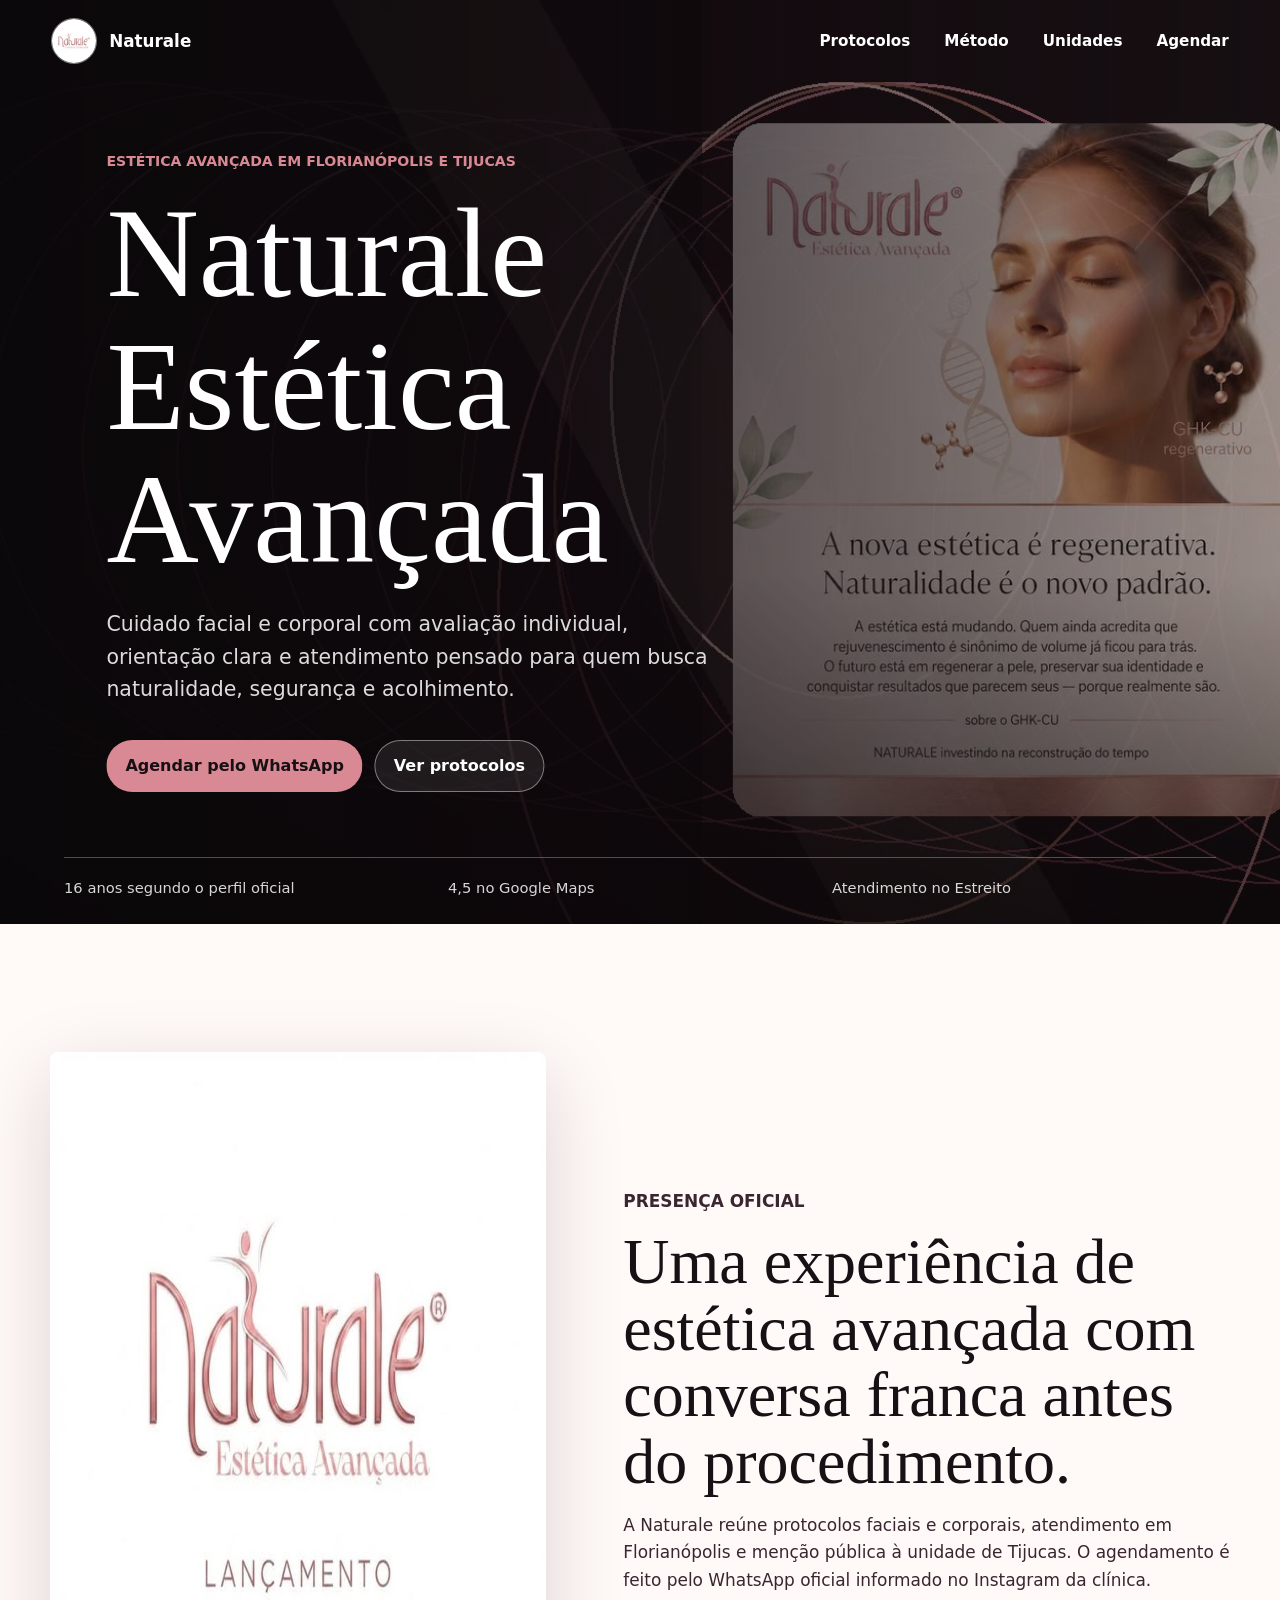
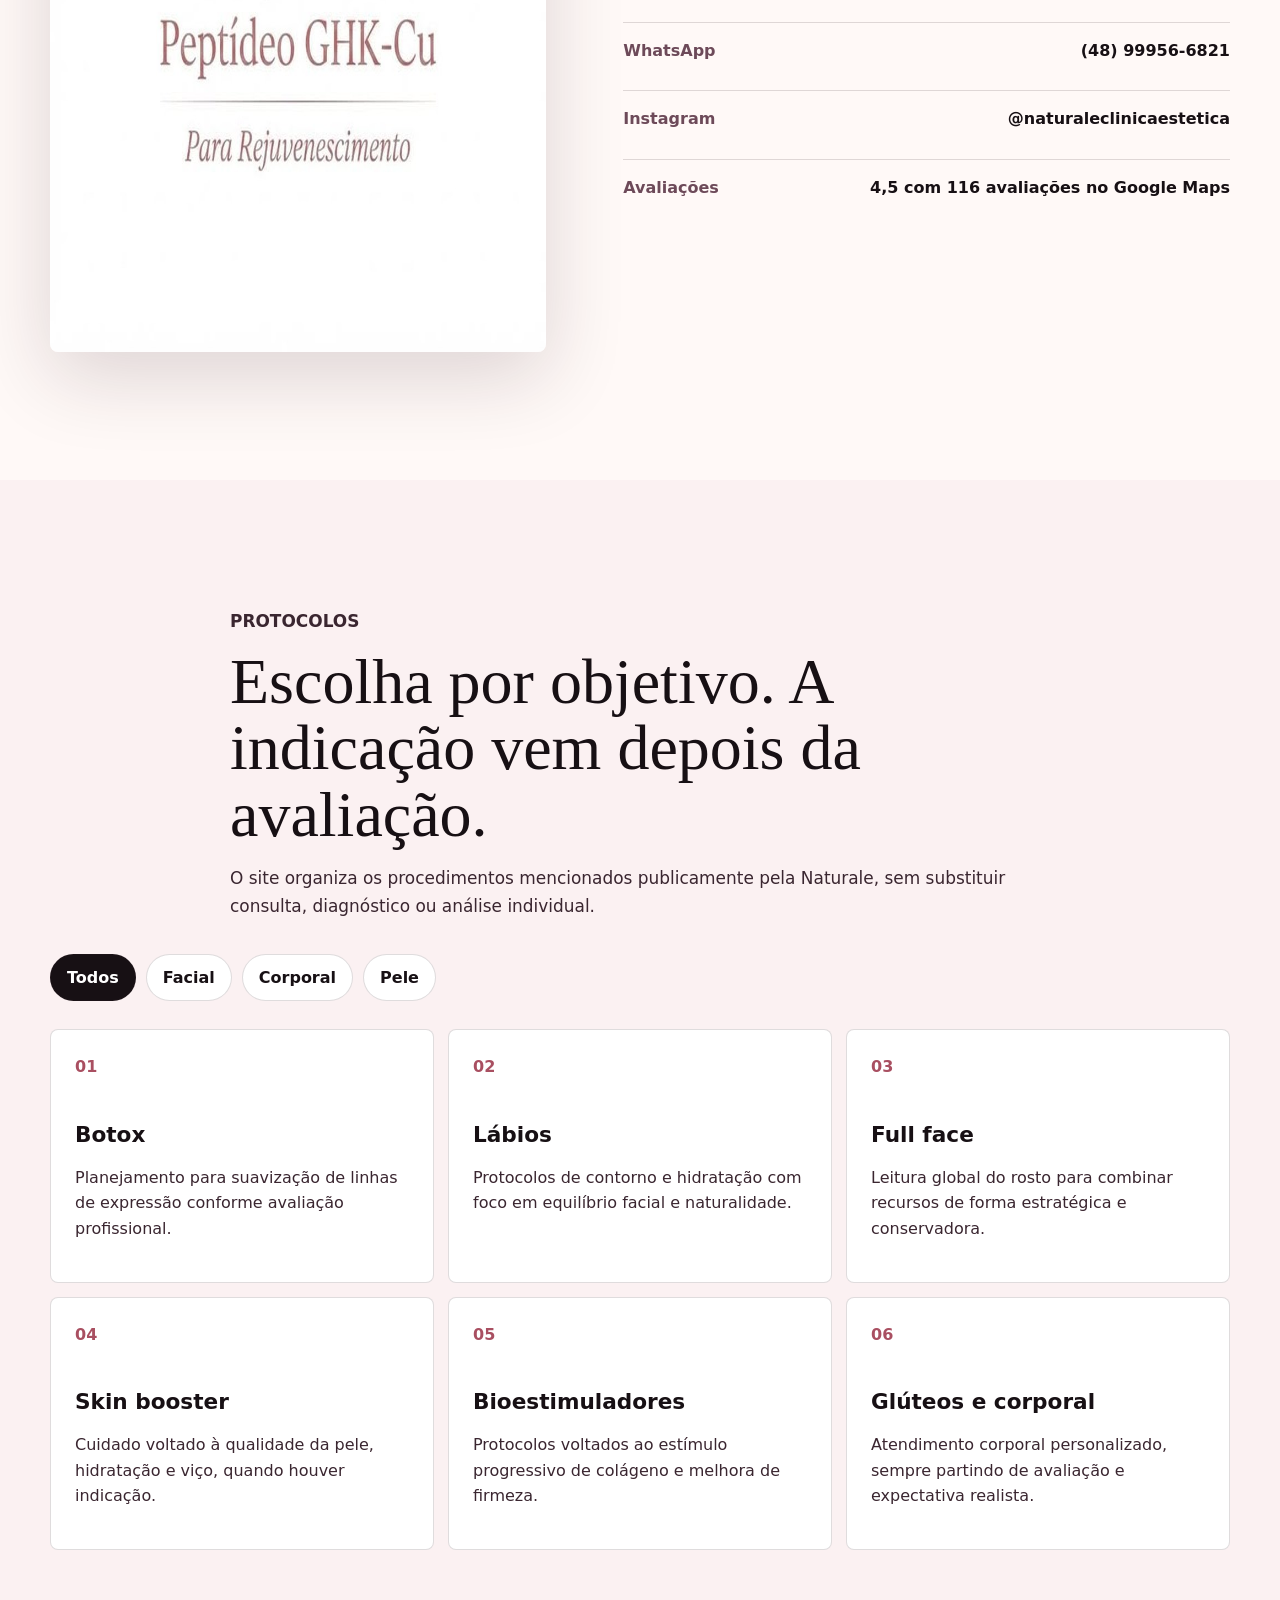
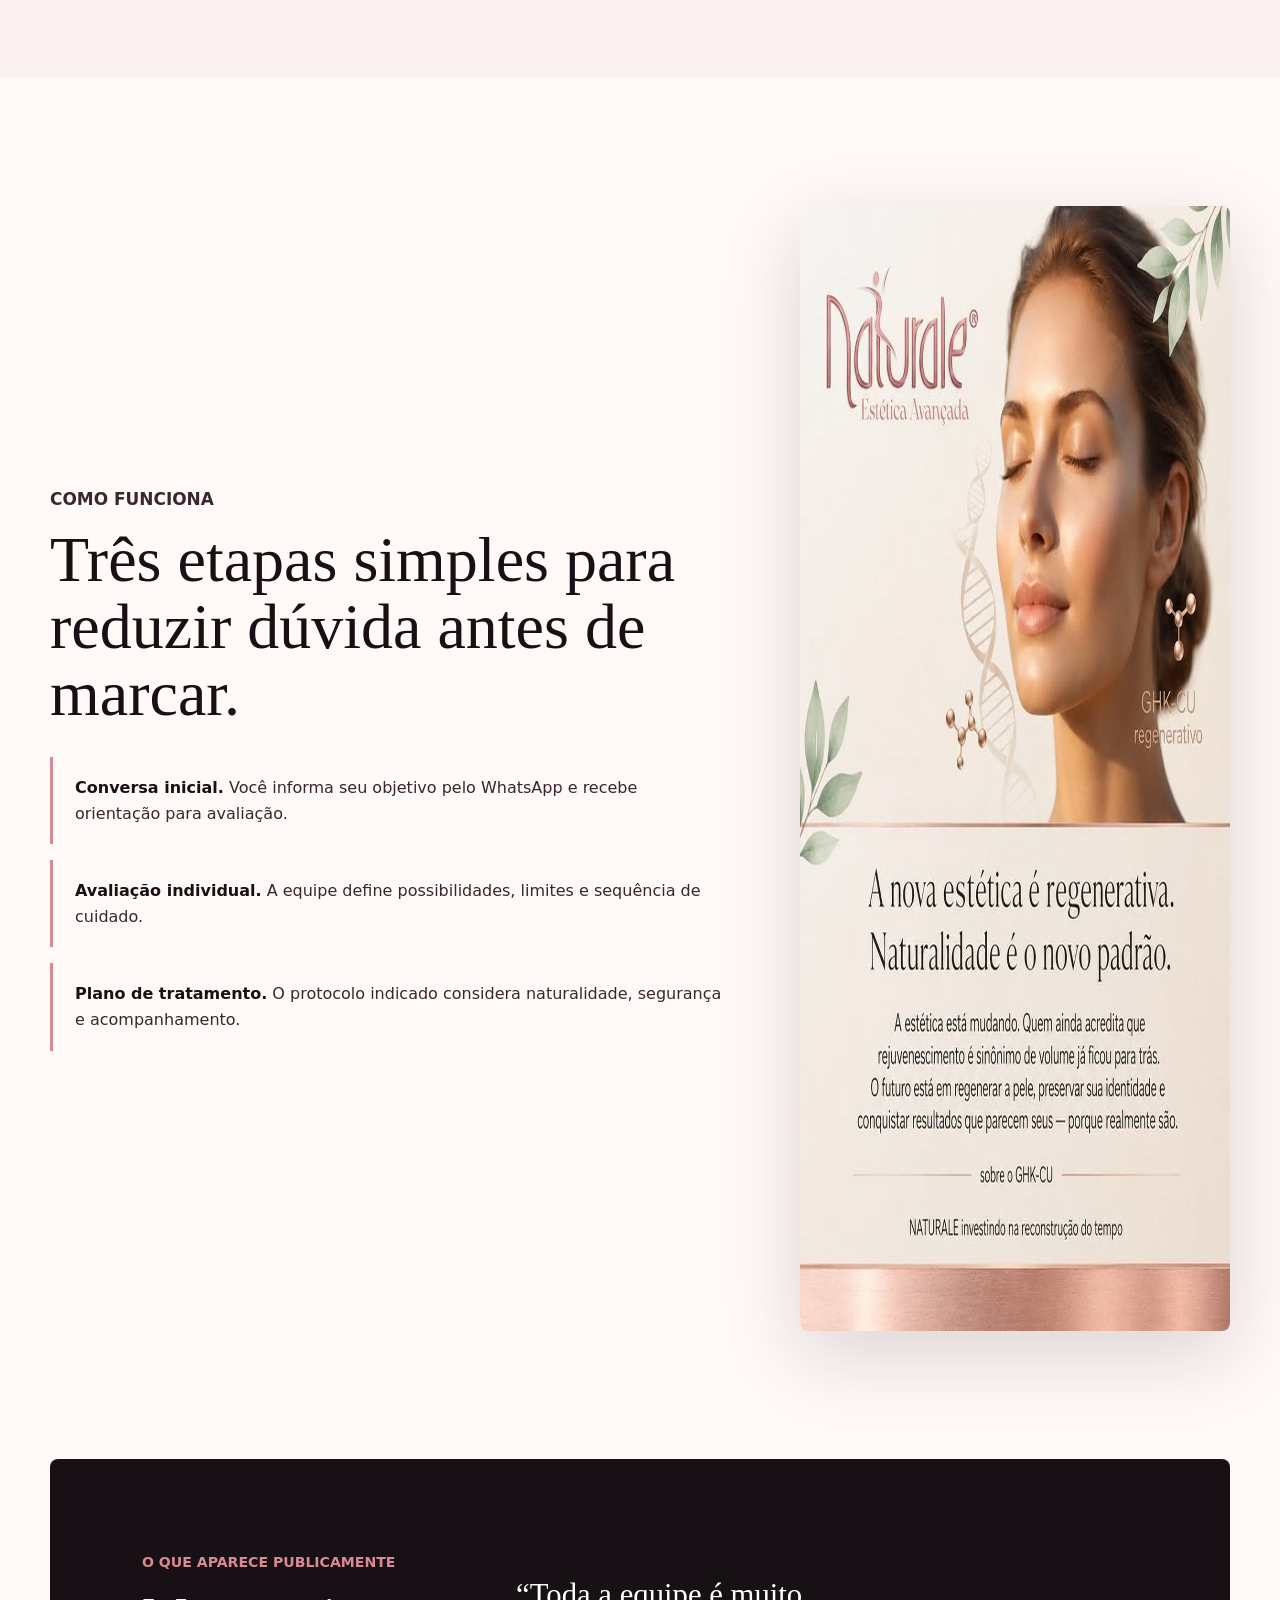
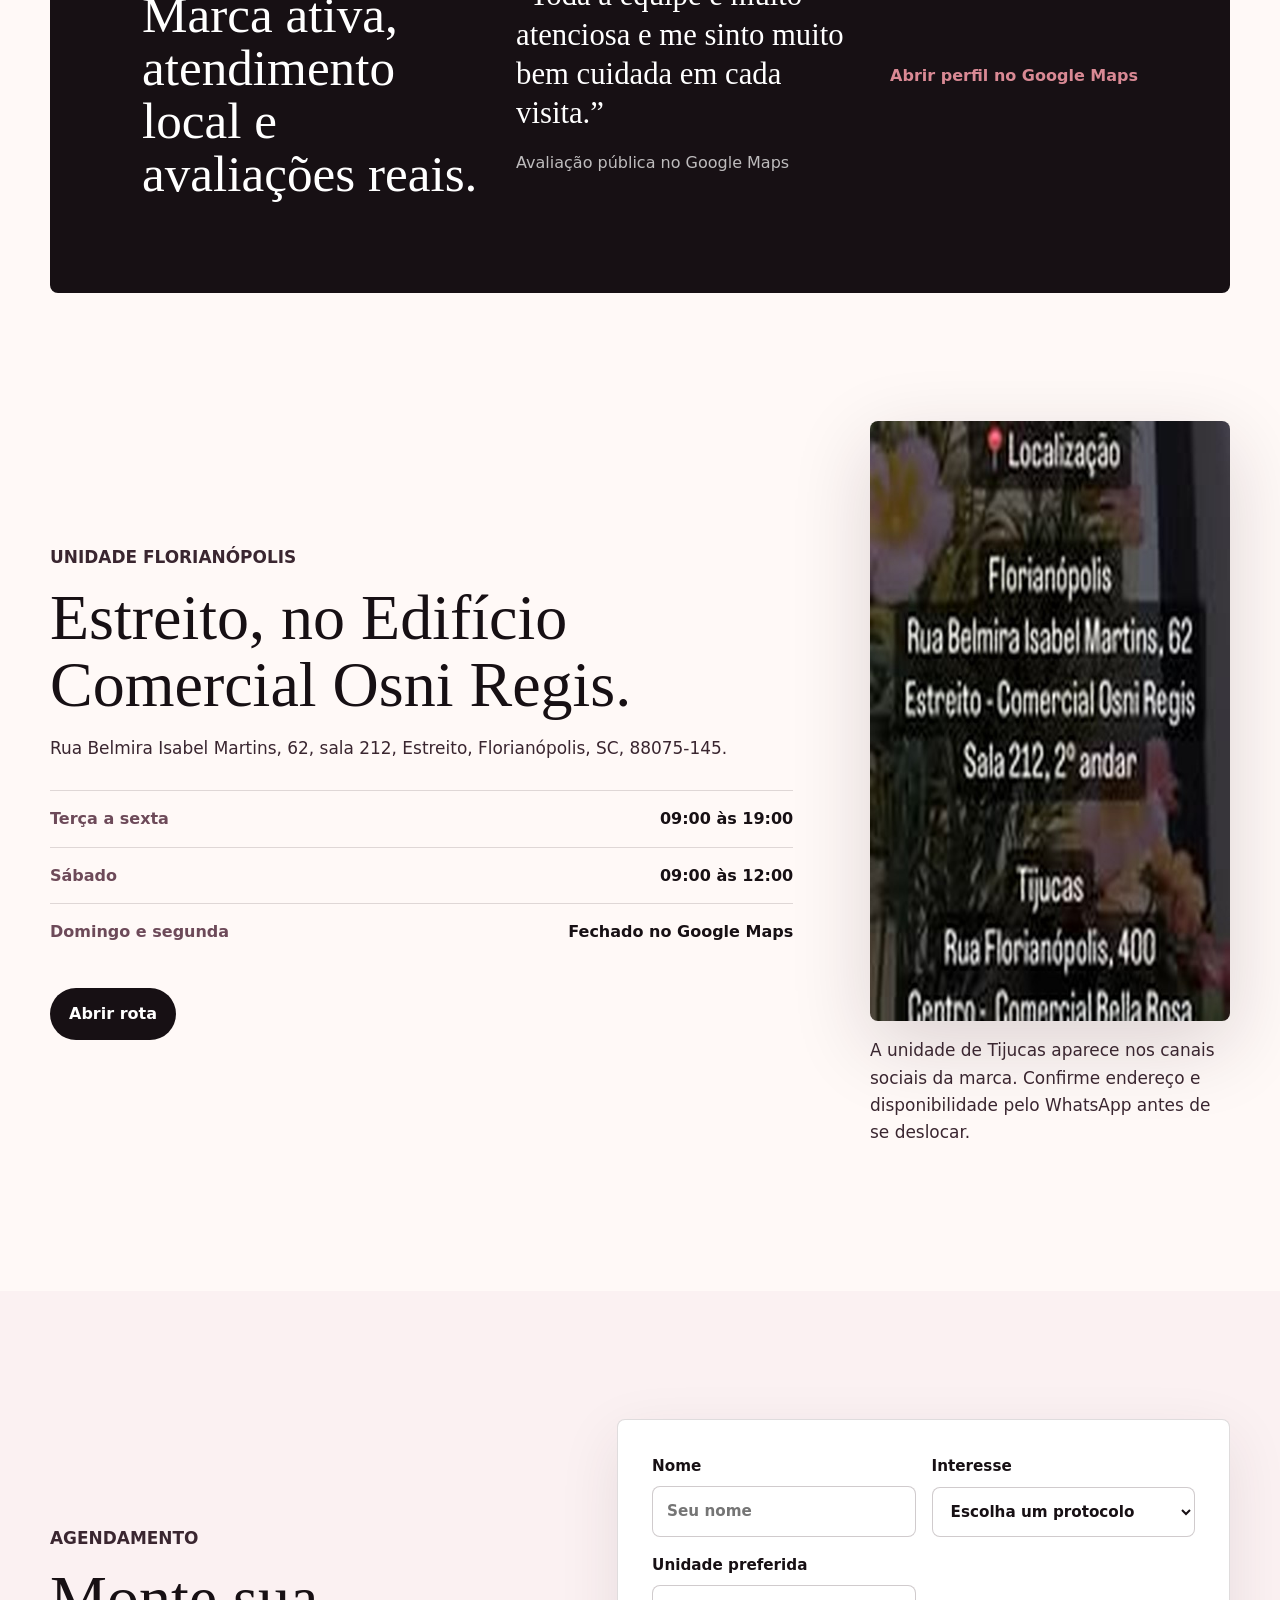
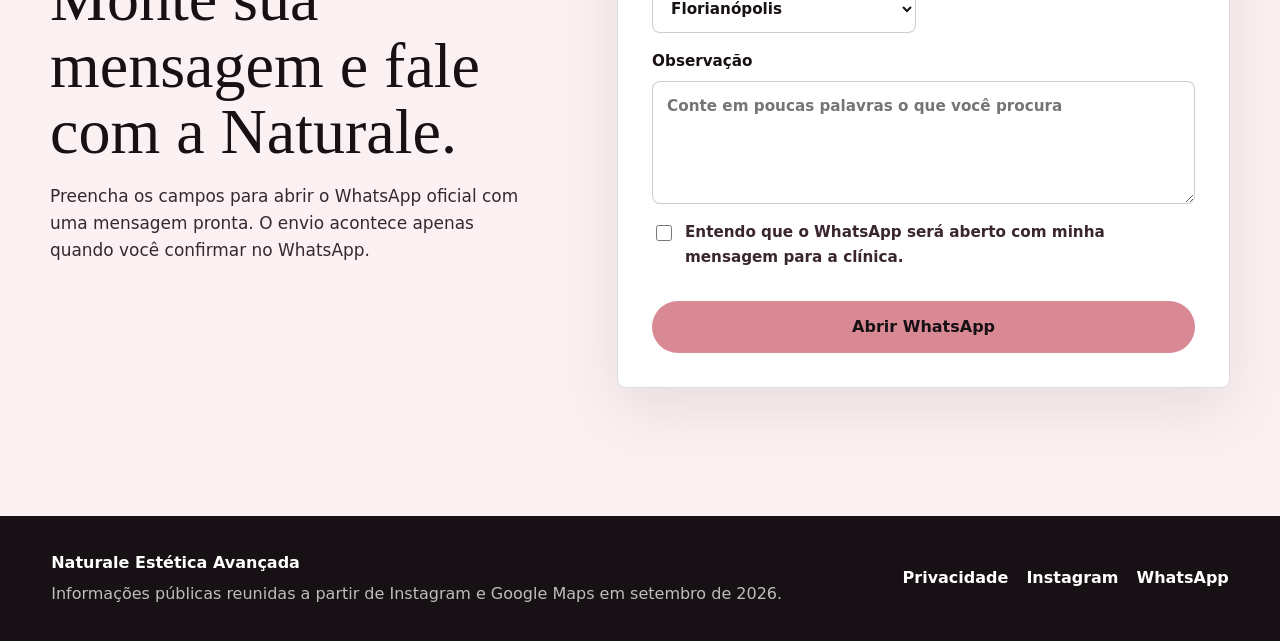
<file: index.html>
<!doctype html>
<html lang="pt-BR">
  <head>
    <meta charset="utf-8">
    <meta name="viewport" content="width=device-width, initial-scale=1">
    <title>Naturale Estética Avançada | Florianópolis e Tijucas</title>
    <meta name="description" content="Naturale Estética Avançada em Florianópolis. Protocolos faciais e corporais com avaliação individual, cuidado responsável e agendamento pelo WhatsApp.">
    <meta name="theme-color" content="#171014">
    <link rel="preload" as="image" href="assets/hero-poster.jpg">
    <link rel="stylesheet" href="assets/style.css">
    <link rel="icon" type="image/svg+xml" href="data:image/svg+xml,%3Csvg xmlns='http://www.w3.org/2000/svg' viewBox='0 0 64 64'%3E%3Crect width='64' height='64' rx='12' fill='%23171014'/%3E%3Cpath d='M18 45V17h8l13 18V17h7v28h-7L25 26v19z' fill='%23e9a8ad'/%3E%3Cpath d='M46 18c-7 2-12 7-14 14 7-2 12-7 14-14z' fill='%23f4d2c3'/%3E%3C/svg%3E">
  </head>
  <body>
    <a class="skip-link" href="#conteudo">Pular para o conteúdo</a>
    <header class="site-header" data-header>
      <a class="brand" href="#inicio" aria-label="Naturale Estética Avançada">
        <img src="assets/brand-logo.jpg" alt="" width="56" height="56">
        <span>Naturale</span>
      </a>
      <button class="menu-button" type="button" data-menu-button aria-expanded="false" aria-controls="menu-principal">
        <span></span><span></span><span></span>
        <span class="sr-only">Abrir menu</span>
      </button>
      <nav id="menu-principal" class="main-nav" data-menu>
        <a href="#protocolos">Protocolos</a>
        <a href="#metodo">Método</a>
        <a href="#unidades">Unidades</a>
        <a href="#agendar">Agendar</a>
      </nav>
    </header>

    <main id="conteudo">
      <section id="inicio" class="hero" aria-label="Naturale Estética Avançada">
        <video class="hero-video" autoplay muted loop playsinline poster="assets/hero-poster.jpg">
          <source src="assets/hero-loop.webm" type="video/webm">
          <source src="assets/hero-loop.mp4" type="video/mp4">
        </video>
        <div class="hero-overlay"></div>
        <div class="hero-content">
          <p class="eyebrow">Estética avançada em Florianópolis e Tijucas</p>
          <h1>Naturale Estética Avançada</h1>
          <p class="hero-copy">Cuidado facial e corporal com avaliação individual, orientação clara e atendimento pensado para quem busca naturalidade, segurança e acolhimento.</p>
          <div class="hero-actions">
            <a class="button primary" href="https://wa.me/5548999566821?text=Ol%C3%A1%2C%20vim%20pelo%20site%20da%20Naturale%20e%20quero%20agendar%20uma%20avalia%C3%A7%C3%A3o." target="_blank" rel="noopener">Agendar pelo WhatsApp</a>
            <a class="button ghost" href="#protocolos">Ver protocolos</a>
          </div>
        </div>
        <div class="hero-strip" aria-label="Resumo da clínica">
          <span>16 anos segundo o perfil oficial</span>
          <span>4,5 no Google Maps</span>
          <span>Atendimento no Estreito</span>
        </div>
      </section>

      <section class="intro-band" aria-label="Resumo">
        <div class="intro-media">
          <img src="assets/brand-signature.jpg" alt="Assinatura visual da Naturale Estética Avançada" width="900" height="900">
        </div>
        <div class="intro-copy">
          <p class="section-kicker">Presença oficial</p>
          <h2>Uma experiência de estética avançada com conversa franca antes do procedimento.</h2>
          <p>A Naturale reúne protocolos faciais e corporais, atendimento em Florianópolis e menção pública à unidade de Tijucas. O agendamento é feito pelo WhatsApp oficial informado no Instagram da clínica.</p>
          <dl class="facts">
            <div><dt>WhatsApp</dt><dd>(48) 99956-6821</dd></div>
            <div><dt>Instagram</dt><dd>@naturaleclinicaestetica</dd></div>
            <div><dt>Avaliações</dt><dd>4,5 com 116 avaliações no Google Maps</dd></div>
          </dl>
        </div>
      </section>

      <section id="protocolos" class="protocols">
        <div class="section-head">
          <p class="section-kicker">Protocolos</p>
          <h2>Escolha por objetivo. A indicação vem depois da avaliação.</h2>
          <p>O site organiza os procedimentos mencionados publicamente pela Naturale, sem substituir consulta, diagnóstico ou análise individual.</p>
        </div>
        <div class="tabs" role="tablist" aria-label="Tipos de protocolo">
          <button class="tab is-active" type="button" role="tab" aria-selected="true" data-filter="all">Todos</button>
          <button class="tab" type="button" role="tab" aria-selected="false" data-filter="face">Facial</button>
          <button class="tab" type="button" role="tab" aria-selected="false" data-filter="body">Corporal</button>
          <button class="tab" type="button" role="tab" aria-selected="false" data-filter="skin">Pele</button>
        </div>
        <div class="protocol-grid">
          <article class="protocol-card" data-kind="face">
            <span>01</span>
            <h3>Botox</h3>
            <p>Planejamento para suavização de linhas de expressão conforme avaliação profissional.</p>
          </article>
          <article class="protocol-card" data-kind="face">
            <span>02</span>
            <h3>Lábios</h3>
            <p>Protocolos de contorno e hidratação com foco em equilíbrio facial e naturalidade.</p>
          </article>
          <article class="protocol-card" data-kind="face">
            <span>03</span>
            <h3>Full face</h3>
            <p>Leitura global do rosto para combinar recursos de forma estratégica e conservadora.</p>
          </article>
          <article class="protocol-card" data-kind="skin">
            <span>04</span>
            <h3>Skin booster</h3>
            <p>Cuidado voltado à qualidade da pele, hidratação e viço, quando houver indicação.</p>
          </article>
          <article class="protocol-card" data-kind="skin">
            <span>05</span>
            <h3>Bioestimuladores</h3>
            <p>Protocolos voltados ao estímulo progressivo de colágeno e melhora de firmeza.</p>
          </article>
          <article class="protocol-card" data-kind="body">
            <span>06</span>
            <h3>Glúteos e corporal</h3>
            <p>Atendimento corporal personalizado, sempre partindo de avaliação e expectativa realista.</p>
          </article>
        </div>
      </section>

      <section id="metodo" class="method">
        <div class="method-copy">
          <p class="section-kicker">Como funciona</p>
          <h2>Três etapas simples para reduzir dúvida antes de marcar.</h2>
          <ol class="steps">
            <li><strong>Conversa inicial.</strong> Você informa seu objetivo pelo WhatsApp e recebe orientação para avaliação.</li>
            <li><strong>Avaliação individual.</strong> A equipe define possibilidades, limites e sequência de cuidado.</li>
            <li><strong>Plano de tratamento.</strong> O protocolo indicado considera naturalidade, segurança e acompanhamento.</li>
          </ol>
        </div>
        <div class="method-image">
          <img src="assets/editorial-face.jpg" alt="Imagem editorial sobre estética facial avançada" width="900" height="1125">
        </div>
      </section>

      <section class="proof">
        <div>
          <p class="section-kicker">O que aparece publicamente</p>
          <h2>Marca ativa, atendimento local e avaliações reais.</h2>
        </div>
        <blockquote>
          <p>“Toda a equipe é muito atenciosa e me sinto muito bem cuidada em cada visita.”</p>
          <cite>Avaliação pública no Google Maps</cite>
        </blockquote>
        <a class="text-link" href="https://www.google.com/maps/place/Naturale+Cl%C3%ADnica+Est%C3%A9tica/@-27.5869368,-48.5778839,17z/data=!4m6!3m5!1s0x952737dd803fe207:0x58091a62ca33a5d4!8m2!3d-27.5869368!4d-48.5778839!16s%2Fg%2F11c1v0l46j" target="_blank" rel="noopener">Abrir perfil no Google Maps</a>
      </section>

      <section id="unidades" class="locations">
        <div class="location-main">
          <p class="section-kicker">Unidade Florianópolis</p>
          <h2>Estreito, no Edifício Comercial Osni Regis.</h2>
          <p>Rua Belmira Isabel Martins, 62, sala 212, Estreito, Florianópolis, SC, 88075-145.</p>
          <div class="hours" aria-label="Horários de funcionamento">
            <div><span>Terça a sexta</span><strong>09:00 às 19:00</strong></div>
            <div><span>Sábado</span><strong>09:00 às 12:00</strong></div>
            <div><span>Domingo e segunda</span><strong>Fechado no Google Maps</strong></div>
          </div>
          <a class="button secondary" href="https://www.google.com/maps/place/Naturale+Cl%C3%ADnica+Est%C3%A9tica/@-27.5869368,-48.5778839,17z/data=!4m6!3m5!1s0x952737dd803fe207:0x58091a62ca33a5d4!8m2!3d-27.5869368!4d-48.5778839!16s%2Fg%2F11c1v0l46j" target="_blank" rel="noopener">Abrir rota</a>
        </div>
        <div class="location-side">
          <img src="assets/location-card.jpg" alt="Informações de localização divulgadas pela Naturale" width="600" height="600">
          <p>A unidade de Tijucas aparece nos canais sociais da marca. Confirme endereço e disponibilidade pelo WhatsApp antes de se deslocar.</p>
        </div>
      </section>

      <section id="agendar" class="booking">
        <div class="booking-copy">
          <p class="section-kicker">Agendamento</p>
          <h2>Monte sua mensagem e fale com a Naturale.</h2>
          <p>Preencha os campos para abrir o WhatsApp oficial com uma mensagem pronta. O envio acontece apenas quando você confirmar no WhatsApp.</p>
        </div>
        <form class="booking-form" data-whatsapp-form>
          <label>
            Nome
            <input name="nome" type="text" autocomplete="name" required minlength="2" placeholder="Seu nome">
          </label>
          <label>
            Interesse
            <select name="interesse" required>
              <option value="">Escolha um protocolo</option>
              <option>Botox</option>
              <option>Lábios</option>
              <option>Bioestimulador</option>
              <option>Skin booster</option>
              <option>Full face</option>
              <option>Glúteos ou corporal</option>
              <option>Avaliação geral</option>
            </select>
          </label>
          <label>
            Unidade preferida
            <select name="unidade" required>
              <option>Florianópolis</option>
              <option>Tijucas</option>
              <option>Quero orientação</option>
            </select>
          </label>
          <label class="full">
            Observação
            <textarea name="mensagem" rows="4" placeholder="Conte em poucas palavras o que você procura"></textarea>
          </label>
          <label class="consent full">
            <input name="consentimento" type="checkbox" required>
            <span>Entendo que o WhatsApp será aberto com minha mensagem para a clínica.</span>
          </label>
          <p class="form-status" data-form-status aria-live="polite"></p>
          <button class="button primary full" type="submit">Abrir WhatsApp</button>
        </form>
      </section>
    </main>

    <footer class="site-footer">
      <div>
        <strong>Naturale Estética Avançada</strong>
        <p>Informações públicas reunidas a partir de Instagram e Google Maps em setembro de 2026.</p>
      </div>
      <nav aria-label="Links finais">
        <a href="privacidade.html">Privacidade</a>
        <a href="https://www.instagram.com/naturaleclinicaestetica/" target="_blank" rel="noopener">Instagram</a>
        <a href="https://wa.me/5548999566821" target="_blank" rel="noopener">WhatsApp</a>
      </nav>
    </footer>

    <script src="assets/app.js" defer></script>
  </body>
</html>
</file>
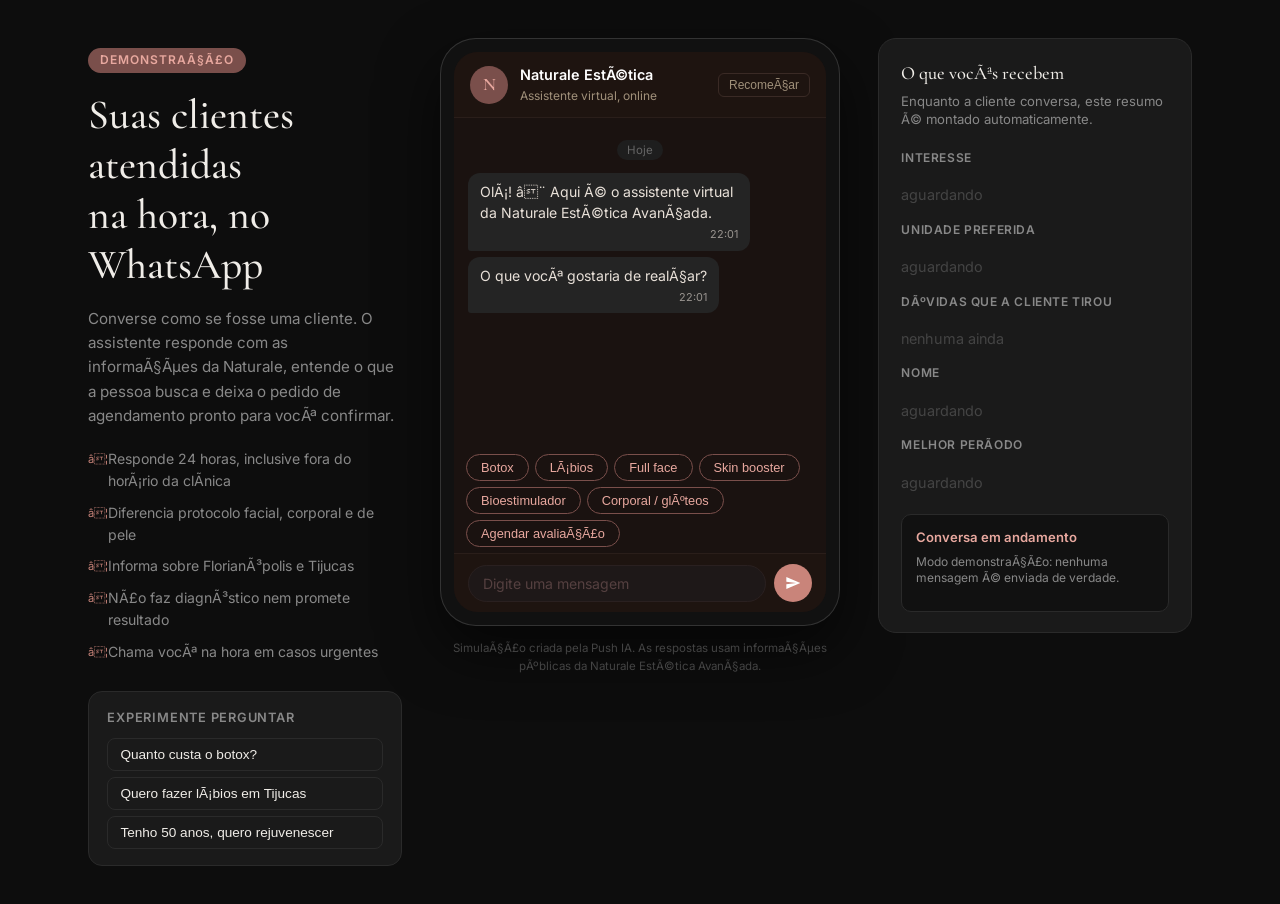
<file: simulador/index.html>
<!doctype html>
<html lang="pt-BR">
<head>
<meta charset="utf-8">
<meta name="viewport" content="width=device-width, initial-scale=1, viewport-fit=cover">
<title>Simulador: assistente de WhatsApp da Naturale EstÃ©tica AvanÃ§ada</title>
<meta name="description" content="DemonstraÃ§Ã£o do assistente virtual de WhatsApp da Naturale EstÃ©tica AvanÃ§ada, em FlorianÃ³polis e Tijucas.">
<meta name="robots" content="noindex">
<link rel="preconnect" href="https://fonts.googleapis.com">
<link rel="preconnect" href="https://fonts.gstatic.com" crossorigin>
<link href="https://fonts.googleapis.com/css2?family=Cormorant+Garamond:wght@400;500;600&family=Inter:wght@400;500;600;700&display=swap" rel="stylesheet">
<style>
:root{
  --bg:#0d0d0d;--surface:#1a1a1a;--border:#2a2a2a;
  --rose:#c9847a;--rose-light:#e8a89f;--rose-muted:#7a4f4b;
  --text:#f0ede8;--muted:#888;--ink:#1a1a1a;
  --wa-bg:#1a1210;--wa-me:#3d2420;--wa-them:#242424;--wa-head:#1e1410;
  --serif:"Cormorant Garamond",Georgia,serif;
  --sans:"Inter",system-ui,sans-serif;
  box-sizing:border-box;padding-top:env(safe-area-inset-top,0px);padding-bottom:env(safe-area-inset-bottom,0px);
}
*,*::before,*::after{box-sizing:inherit}
html,body{height:100%;margin:0;background:var(--bg);color:var(--text);font:400 1rem/1.55 var(--sans)}
:focus-visible{outline:2px solid var(--rose);outline-offset:2px;border-radius:4px}

.page{max-width:1180px;margin:0 auto;padding:clamp(16px,3vw,40px);display:grid;grid-template-columns:1fr 400px 1fr;gap:clamp(20px,3vw,40px);align-items:start;min-height:100%}

/* LEFT */
.left{padding-top:8px}
.badge{display:inline-block;font-size:.75rem;font-weight:600;letter-spacing:.08em;text-transform:uppercase;background:var(--rose-muted);color:var(--rose-light);border-radius:999px;padding:3px 12px;margin-bottom:18px}
.left h1{font-family:var(--serif);font-size:clamp(1.8rem,3.5vw,2.6rem);font-weight:500;line-height:1.2;margin:0 0 16px;color:var(--text)}
.left p{font-size:.95rem;color:var(--muted);margin:0 0 20px;line-height:1.6}
.left ul{list-style:none;padding:0;margin:0 0 28px;display:flex;flex-direction:column;gap:10px}
.left ul li{font-size:.88rem;color:var(--muted);padding-left:20px;position:relative}
.left ul li::before{content:"â¦";position:absolute;left:0;color:var(--rose);font-size:.7rem;top:3px}
.try{background:var(--surface);border:1px solid var(--border);border-radius:14px;padding:16px 18px}
.try h3{font-size:.8rem;font-weight:600;letter-spacing:.06em;text-transform:uppercase;color:var(--muted);margin:0 0 10px}
.try-btn{display:block;width:100%;text-align:left;background:none;border:1px solid var(--border);border-radius:8px;padding:8px 12px;font-size:.85rem;color:var(--text);cursor:pointer;margin-bottom:6px;transition:border-color .2s,background .2s}
.try-btn:hover{border-color:var(--rose-muted);background:rgba(201,132,122,.08)}
.try-btn:last-child{margin-bottom:0}

/* PHONE */
.phone-wrap{display:flex;flex-direction:column;align-items:center;gap:0}
.phone{background:#111;border-radius:36px;padding:14px;box-shadow:0 24px 60px rgba(0,0,0,.6),inset 0 0 0 1px #333;width:100%;max-width:400px}
.wa-frame{background:var(--wa-bg);border-radius:24px;overflow:hidden;display:flex;flex-direction:column;height:560px}
.wa-head{background:var(--wa-head);padding:12px 16px;display:flex;align-items:center;gap:12px;border-bottom:1px solid #2a1e1a}
.wa-avatar{width:38px;height:38px;border-radius:50%;background:var(--rose-muted);display:flex;align-items:center;justify-content:center;font-family:var(--serif);font-size:1.1rem;color:var(--rose-light);font-weight:600;flex-shrink:0}
.wa-info{flex:1;min-width:0}
.wa-name{font-weight:600;font-size:.9rem;color:#fff}
.wa-status{font-size:.75rem;color:#a0907a}
.wa-restart{background:none;border:1px solid #3a2a25;border-radius:6px;padding:4px 10px;font-size:.75rem;color:#a0907a;cursor:pointer;transition:border-color .2s,color .2s}
.wa-restart:hover{border-color:var(--rose-muted);color:var(--rose-light)}
#chat{flex:1;overflow-y:auto;padding:12px 14px;display:flex;flex-direction:column;gap:6px;scroll-behavior:smooth}
#chat::-webkit-scrollbar{width:3px}
#chat::-webkit-scrollbar-thumb{background:#2a2a2a;border-radius:3px}
.day{text-align:center;margin:6px 0}
.day span{background:#1e1e1e;color:#666;font-size:.72rem;padding:3px 10px;border-radius:10px}
.msg{max-width:82%;padding:8px 12px;border-radius:12px;font-size:.88rem;line-height:1.5;word-break:break-word;position:relative}
.msg time{display:block;font-size:.68rem;margin-top:3px;opacity:.6;text-align:right}
.msg.them{background:var(--wa-them);color:#e8e0d8;border-bottom-left-radius:3px;align-self:flex-start}
.msg.me{background:var(--wa-me);color:#e8d8d0;border-bottom-right-radius:3px;align-self:flex-end}
.typing{background:var(--wa-them);border-radius:12px;border-bottom-left-radius:3px;padding:10px 14px;align-self:flex-start;display:none}
.typing i{display:inline-block;width:6px;height:6px;background:#888;border-radius:50%;animation:bounce .9s infinite}
.typing i:nth-child(2){animation-delay:.15s}
.typing i:nth-child(3){animation-delay:.3s}
@keyframes bounce{0%,60%,100%{transform:translateY(0)}30%{transform:translateY(-5px)}}
#chips{padding:6px 12px;display:flex;flex-wrap:wrap;gap:6px;min-height:36px}
.chip{background:none;border:1px solid var(--rose-muted);border-radius:999px;padding:5px 14px;font-size:.8rem;color:var(--rose-light);cursor:pointer;transition:background .2s,border-color .2s}
.chip:hover{background:rgba(201,132,122,.15);border-color:var(--rose-light)}
.wa-input{border-top:1px solid #2a1e1a;padding:10px 14px;display:flex;gap:8px;align-items:center;background:var(--wa-head)}
#text{flex:1;background:#1e1818;border:1px solid #2a2020;border-radius:22px;padding:9px 14px;font-size:.88rem;color:var(--text);outline:none;font-family:var(--sans)}
#text::placeholder{color:#554040}
#text:focus{border-color:var(--rose-muted)}
#send{width:38px;height:38px;border-radius:50%;background:var(--rose);border:none;cursor:pointer;display:flex;align-items:center;justify-content:center;flex-shrink:0;transition:background .2s}
#send:hover{background:var(--rose-light)}
#send svg{width:16px;height:16px;fill:#fff}

/* RIGHT / PANEL */
.panel{background:var(--surface);border:1px solid var(--border);border-radius:18px;padding:20px 22px}
.panel h2{font-family:var(--serif);font-size:1.15rem;font-weight:500;margin:0 0 4px;color:var(--text)}
.panel>.sub{font-size:.82rem;color:var(--muted);margin:0 0 20px;line-height:1.4}
.panel dl{margin:0;display:flex;flex-direction:column;gap:14px}
.panel dt{font-size:.75rem;font-weight:600;letter-spacing:.05em;text-transform:uppercase;color:var(--muted);margin-bottom:3px}
.panel dd{margin:0;font-size:.9rem;color:var(--rose-light);font-weight:500;min-height:18px}
.panel dd.empty{color:#444;font-weight:400}
.status-box{margin-top:20px;background:#111;border:1px solid var(--border);border-radius:10px;padding:12px 14px}
#status{font-size:.82rem;font-weight:600;color:var(--rose-light)}
.ai-note{font-size:.75rem;color:var(--muted);margin-top:6px;line-height:1.4}
.foot{font-size:.72rem;color:#444;text-align:center;margin-top:14px;line-height:1.5}

@media(max-width:900px){
  .page{grid-template-columns:1fr;max-width:500px}
  .left,.panel{order:2}
  .phone-wrap{order:1}
}
</style>
</head>
<body>
<div class="page">

  <!-- LEFT -->
  <div class="left">
    <div class="badge">DemonstraÃ§Ã£o</div>
    <h1>Suas clientes atendidas<br>na hora, no WhatsApp</h1>
    <p>Converse como se fosse uma cliente. O assistente responde com as informaÃ§Ãµes da Naturale, entende o que a pessoa busca e deixa o pedido de agendamento pronto para vocÃª confirmar.</p>
    <ul>
      <li>Responde 24 horas, inclusive fora do horÃ¡rio da clÃ­nica</li>
      <li>Diferencia protocolo facial, corporal e de pele</li>
      <li>Informa sobre FlorianÃ³polis e Tijucas</li>
      <li>NÃ£o faz diagnÃ³stico nem promete resultado</li>
      <li>Chama vocÃª na hora em casos urgentes</li>
    </ul>
    <div class="try">
      <h3>Experimente perguntar</h3>
      <button class="try-btn" onclick="user(this.textContent)">Quanto custa o botox?</button>
      <button class="try-btn" onclick="user(this.textContent)">Quero fazer lÃ¡bios em Tijucas</button>
      <button class="try-btn" onclick="user(this.textContent)">Tenho 50 anos, quero rejuvenescer</button>
    </div>
  </div>

  <!-- PHONE -->
  <div class="phone-wrap">
    <div class="phone">
      <div class="wa-frame">
        <div class="wa-head">
          <div class="wa-avatar">N</div>
          <div class="wa-info">
            <div class="wa-name">Naturale EstÃ©tica</div>
            <div class="wa-status">Assistente virtual, online</div>
          </div>
          <button class="wa-restart" onclick="start()">RecomeÃ§ar</button>
        </div>
        <div id="chat"></div>
        <div id="chips"></div>
        <div class="wa-input">
          <input id="text" type="text" placeholder="Digite uma mensagem" autocomplete="off" onkeydown="if(event.key==='Enter')send()">
          <button id="send" onclick="send()" aria-label="Enviar">
            <svg viewBox="0 0 24 24"><path d="M2 21l21-9L2 3v7l15 2-15 2z"/></svg>
          </button>
        </div>
      </div>
    </div>
    <p class="foot">SimulaÃ§Ã£o criada pela Push IA. As respostas usam informaÃ§Ãµes pÃºblicas da Naturale EstÃ©tica AvanÃ§ada.</p>
  </div>

  <!-- RIGHT / PANEL -->
  <aside class="panel" aria-label="Resumo que chega para a equipe">
    <h2>O que vocÃªs recebem</h2>
    <p class="sub">Enquanto a cliente conversa, este resumo Ã© montado automaticamente.</p>
    <dl>
      <dt>Interesse</dt><dd id="l-interesse" class="empty">aguardando</dd>
      <dt>Unidade preferida</dt><dd id="l-unidade" class="empty">aguardando</dd>
      <dt>DÃºvidas que a cliente tirou</dt><dd id="l-duvidas" class="empty">nenhuma ainda</dd>
      <dt>Nome</dt><dd id="l-nome" class="empty">aguardando</dd>
      <dt>Melhor perÃ­odo</dt><dd id="l-periodo" class="empty">aguardando</dd>
    </dl>
    <div class="status-box">
      <div id="status">Conversa em andamento</div>
      <p class="ai-note">Modo demonstraÃ§Ã£o: nenhuma mensagem Ã© enviada de verdade.</p>
    </div>
  </aside>

</div>

<script>
var CLINICA={
  nome:"Naturale EstÃ©tica AvanÃ§ada",
  whats:"5548999566821",
  end:"Rua Belmira Isabel Martins, 62, sala 212, Estreito, FlorianÃ³polis, SC",
  horario:"TerÃ§a a sexta 09hâ19h, sÃ¡bado 09hâ12h",
  ig:"@naturaleclinicaestetica",
  nota:"4,5 em 116 avaliaÃ§Ãµes no Google"
};

var PROT={
  botox:{nome:"Botox",txt:"O botox fica para suavizar linhas de expressÃ£o com naturalidade. O planejamento Ã© feito na avaliaÃ§Ã£o â a Naturale trabalha com resultado sutil e equilibrado. Me conta: para o rosto todo, testa ou ao redor dos olhos?"},
  labios:{nome:"LÃ¡bios",txt:"Protocolos de lÃ¡bios com foco em contorno, hidrataÃ§Ã£o e equilÃ­brio facial. Nada que pareÃ§a exagerado â a proposta da Naturale Ã© naturalidade. VocÃª quer mais definiÃ§Ã£o, volume ou hidrataÃ§Ã£o?"},
  fullface:{nome:"Full face",txt:"O full face Ã© uma leitura global do rosto, combinando recursos de forma estratÃ©gica. Ideal para quem quer uma melhora geral sem parecer que 'fez algo'. Na avaliaÃ§Ã£o eles definem o que faz mais sentido para vocÃª."},
  skin:{nome:"Skin booster",txt:"Skin booster cuida da qualidade da pele: hidrataÃ§Ã£o, viÃ§o e textura. Quando hÃ¡ indicaÃ§Ã£o, faz uma diferenÃ§a visÃ­vel na aparÃªncia da pele. VocÃª tem alguma queixa especÃ­fica, como ressecamento ou opacidade?"},
  bio:{nome:"Bioestimulador",txt:"Bioestimuladores estimulam progressivamente a produÃ§Ã£o de colÃ¡geno e melhoram a firmeza. O resultado aparece ao longo das semanas. Me conta: a preocupaÃ§Ã£o Ã© mais flacidez ou volume?"},
  corporal:{nome:"GlÃºteos e corporal",txt:"O atendimento corporal parte de avaliaÃ§Ã£o e expectativa realista. GlÃºteos, modelagem, reduÃ§Ã£o de gordura â tudo com protocolo personalizado. Qual Ã© o seu objetivo principal?"},
};

var S={trat:null,unidade:null,duvidas:[],step:"menu",nome:null,est:false};
var chat=document.getElementById("chat"),chipsEl=document.getElementById("chips"),input=document.getElementById("text");
var s=null,sample=null,hist=[];

function low(n){return n.charAt(0).toLowerCase()+n.slice(1);}
function now(){var d=new Date();return String(d.getHours()).padStart(2,"0")+":"+String(d.getMinutes()).padStart(2,"0");}
function scroll(){chat.scrollTop=chat.scrollHeight;}

function add(txt,who){
  var m=document.createElement("div");m.className="msg "+who;
  m.textContent=txt;
  var t=document.createElement("time");t.textContent=now();m.appendChild(t);
  chat.appendChild(m);scroll();
}

function chips(list){
  chipsEl.innerHTML="";
  (list||[]).forEach(function(c){
    var b=document.createElement("button");b.type="button";b.className="chip";
    b.textContent=c[0];b.onclick=function(){user(c[0],c[1]);};
    chipsEl.appendChild(b);
  });
}

function set(id,val){
  var el=document.getElementById(id);
  if(!el)return;
  el.textContent=val;
  el.classList.toggle("empty",!val||val==="aguardando"||val==="nenhuma ainda");
}

function duvida(d){if(S.duvidas.indexOf(d)<0){S.duvidas.push(d);set("l-duvidas",S.duvidas.join(", "));}}
function status(txt,cls){var s=document.getElementById("status");s.textContent=txt;s.className=cls||"";}

var MENU=function(){return[
  ["Botox","t:botox"],["LÃ¡bios","t:labios"],["Full face","t:fullface"],
  ["Skin booster","t:skin"],["Bioestimulador","t:bio"],["Corporal / glÃºteos","t:corporal"],
  ["Agendar avaliaÃ§Ã£o","agendar"]
];};

var FOLLOW=function(){return[
  ["Quanto custa?","q:preco"],["Quando tenho resultado?","q:resultado"],
  ["Preciso de mais de uma sessÃ£o?","q:sessoes"],["Quero agendar","agendar"]
];};

function start(){
  S={trat:null,unidade:null,duvidas:[],step:"menu",nome:null,est:false};
  hist=[];
  chat.innerHTML='<div class="day"><span>Hoje</span></div>';
  set("l-interesse","aguardando");set("l-unidade","aguardando");set("l-duvidas","nenhuma ainda");
  set("l-nome","aguardando");set("l-periodo","aguardando");
  status("Conversa em andamento");
  bot(["OlÃ¡! â¨ Aqui Ã© o assistente virtual da Naturale EstÃ©tica AvanÃ§ada.","O que vocÃª gostaria de realÃ§ar?"],MENU());
}

function setTrat(t){
  S.trat=t;
  set("l-interesse",PROT[t].nome);
  if(S.step!=="desc"){S.step="desc";}
  duvida("como funciona");
  var next=S.unidade?FOLLOW():[["FlorianÃ³polis","u:floripa"],["Tijucas","u:tijucas"],["Qualquer uma","u:qualquer"]];
  bot([PROT[t].txt,"A consulta seria em FlorianÃ³polis ou Tijucas?"],next);
}

function setUnidade(u){
  S.unidade=u;
  var label=u==="floripa"?"FlorianÃ³polis":u==="tijucas"?"Tijucas":"Qualquer uma";
  set("l-unidade",label);
  duvida("unidade");
  bot([
    "Anotei, "+label+"! Alguma dÃºvida antes de agendar?",
    S.trat?"A indicaÃ§Ã£o exata do protocolo Ã© definida na avaliaÃ§Ã£o â mas jÃ¡ consigo deixar seu pedido pronto para a equipe confirmar.":""
  ].filter(Boolean),FOLLOW());
}

function agendar(){S.step="nome";bot(["Ãtimo! Para deixar sua avaliaÃ§Ã£o encaminhada, qual Ã© o seu nome?"]);}

function answer(q){
  if(q==="preco"){
    duvida("valor");
    bot(["O valor Ã© definido na avaliaÃ§Ã£o, conforme o protocolo indicado para o seu caso. A Naturale nÃ£o passa preÃ§o por mensagem â mas na avaliaÃ§Ã£o vocÃª recebe o plano detalhado e o investimento."],FOLLOW());
  }else if(q==="resultado"){
    duvida("resultado");
    bot(["Depende do protocolo. Botox e lÃ¡bios tÃªm resultado em dias; bioestimuladores constroem ao longo de semanas. Na avaliaÃ§Ã£o eles explicam o que esperar e em que prazo."],FOLLOW());
  }else if(q==="sessoes"){
    duvida("sessÃµes");
    bot(["Alguns protocolos sÃ£o de sessÃ£o Ãºnica, outros tÃªm sequÃªncia recomendada. Tudo depende do seu objetivo e do que a equipe indicar na avaliaÃ§Ã£o."],FOLLOW());
  }
}

function nome(n){
  S.nome=n.trim().split(/\s+/).slice(0,2).map(function(w){return w.charAt(0).toUpperCase()+w.slice(1).toLowerCase();}).join(" ");
  set("l-nome",S.nome);
  S.step="periodo";
  bot(["Prazer, "+S.nome.split(" ")[0]+"! Qual Ã© o melhor perÃ­odo para vocÃª â manhÃ£ ou tarde?"],[["ManhÃ£","p:manhÃ£"],["Tarde","p:tarde"],["Qualquer horÃ¡rio","p:qualquer"]]);
}

function periodo(p){
  set("l-periodo",p);S.step="fim";S.est=true;
  status("Pedido de avaliaÃ§Ã£o pronto","ready");
  var u=S.unidade==="floripa"?"FlorianÃ³polis":S.unidade==="tijucas"?"Tijucas":"qualquer unidade";
  var t=S.trat?low(PROT[S.trat].nome):"avaliaÃ§Ã£o";
  bot([
    "Pronto, "+S.nome.split(" ")[0]+"! Pedi uma avaliaÃ§Ã£o de "+t+" em "+u+", no perÃ­odo da "+p.toLowerCase()+".",
    "A equipe da Naturale vai confirmar com vocÃª. ð¿",
    "Quer saber mais alguma coisa?"
  ],[["Ver outros protocolos","menu"],["Encerrar","tchau"]]);
}

function human(){status("Encaminhado para a equipe","human");}

function route(v){
  if(v.indexOf("t:")==0)return setTrat(v.slice(2));
  if(v.indexOf("u:")==0)return setUnidade(v.slice(2));
  if(v.indexOf("q:")==0)return answer(v.slice(2));
  if(v.indexOf("p:")==0)return periodo(v.slice(2));
  if(v==="agendar")return agendar();
  if(v==="menu")return bot(["Claro! Sobre o que vocÃª quer conversar?"],MENU());
  if(v==="tchau")return bot(["Foi um prazer! AtÃ© breve. ð¿"],[["RecomeÃ§ar","reset"]]);
  if(v==="reset"){start();}
}

function norm(s){return s.toLowerCase().normalize("NFD").replace(/[\u0300-\u036f]/g,"");}

function intent(t){
  t=norm(t);
  if(/dor|urgente|emergencia|urgent/.test(t))return "human";
  if(/labio|labios|bico|preenchimento labial/.test(t))return "t:labios";
  if(/botox|testa|fronte|expressao|rugas|ruga/.test(t))return "t:botox";
  if(/full.?face|rosto todo|facial completo/.test(t))return "t:fullface";
  if(/skin.?booster|hidrat|pele opaca|ressec|viÃ§o/.test(t))return "t:skin";
  if(/bioestimulador|colageno|firmeza|flacidez|biorevi/.test(t))return "t:bio";
  if(/gluteo|corporal|gordura|celulite|emagre|body/.test(t))return "t:corporal";
  if(/tijucas/.test(t))return "u:tijucas";
  if(/florianopolis|floripa|estreito/.test(t))return "u:floripa";
  if(/preco|valor|custa|quanto/.test(t))return "q:preco";
  if(/resultado|quando|tempo|semana|dia/.test(t))return "q:resultado";
  if(/sessao|sessoes|vezes|quantas/.test(t))return "q:sessoes";
  if(/agendar|marcar|consulta|avaliacao/.test(t))return "agendar";
  if(/onde|endereco|fica|local|acess/.test(t))return "info";
  if(/^(oi|ola|bom dia|boa tarde|boa noite)/.test(t))return "oi";
  return null;
}

function free(txt){
  if(S.step==="desc"){
    S.step="nome";
    var n=txt.trim().split(/\s+/).slice(0,2).map(function(w){return w.charAt(0).toUpperCase()+w.slice(1).toLowerCase();}).join(" ");
    if(n.length>2&&n.length<30&&!/[0-9@]/.test(n)){
      set("l-nome",n);S.nome=n;S.step="periodo";
      bot(["Prazer, "+n.split(" ")[0]+"! Qual perÃ­odo fica melhor?"],[["ManhÃ£","p:manhÃ£"],["Tarde","p:tarde"],["Qualquer horÃ¡rio","p:qualquer"]]);
      return;
    }
  }
  if(S.step==="nome"){nome(txt);return;}
  var it=intent(txt);
  if(it==="human"){human();}
  else if(it==="info"){
    duvida("endereÃ§o");
    bot(["ð FlorianÃ³polis: "+CLINICA.end+".\nHorÃ¡rio: "+CLINICA.horario+".\nTijucas: confirme endereÃ§o e disponibilidade pelo WhatsApp antes de ir."],FOLLOW());
  }
  else if(it==="oi"){bot(["OlÃ¡! ð Me conta como posso te ajudar."],MENU());}
  else if(it){route(it);}
  else if(s){return askAI(txt);}
  else{bot(["Essa pergunta eu vou deixar para a equipe responder, para nÃ£o passar nada errado. Enquanto isso, posso te ajudar com:"],MENU());}
}

function user(txt,val){
  chips([]);add(txt,"me");hist.push({role:"user",content:txt});
  if(val)route(val);else free(txt);
}

function send(){var t=input.value.trim();if(!t)return;input.value="";user(t);}

function prompt(){
  return [{role:"user",content:"VocÃª Ã© a assistente virtual de WhatsApp da Naturale EstÃ©tica AvanÃ§ada (slogan: naturalidade e ciÃªncia). ClÃ­nica de estÃ©tica avanÃ§ada em FlorianÃ³polis (Estreito) e Tijucas. Protocolos: Botox, LÃ¡bios, Full Face, Skin Booster, Bioestimuladores, Corporal/GlÃºteos. WhatsApp (48) 99956-6821. Responda em portuguÃªs do Brasil, tom caloroso, mÃ¡ximo 2 frases curtas. NÃ£o invente preÃ§o nem prometa resultado. NÃ£o faÃ§a diagnÃ³stico."}];
}

function askAI(){
  var ty=document.createElement("div");ty.className="typing";
  ty.innerHTML="<i></i><i></i><i></i>";chat.appendChild(ty);ty.style.display="flex";scroll();
  var msgs=prompt().concat(hist);
  sample(msgs,{modelTier:"quick",cache:false}).then(function(r){
    ty.remove();var t=r.text.trim();add(t,"them");hist.push({role:"assistant",content:t});chips(FOLLOW());scroll();
  }).catch(function(){ty.remove();bot(["Essa pergunta eu passo para a equipe responder direitinho. Posso te ajudar com mais alguma coisa?"],MENU());});
}

function bot(msgs,chipList){
  var ty=document.createElement("div");ty.className="typing";
  ty.innerHTML="<i></i><i></i><i></i>";chat.appendChild(ty);ty.style.display="flex";scroll();
  var delay=600;
  msgs.forEach(function(m,i){
    setTimeout(function(){
      if(i===0)ty.remove();
      if(m)add(m,"them");
      if(i===msgs.length-1)chips(chipList||[]);
      scroll();
    },delay*(i+1));
  });
}

start();
</script>
</body>
</html>
</file>
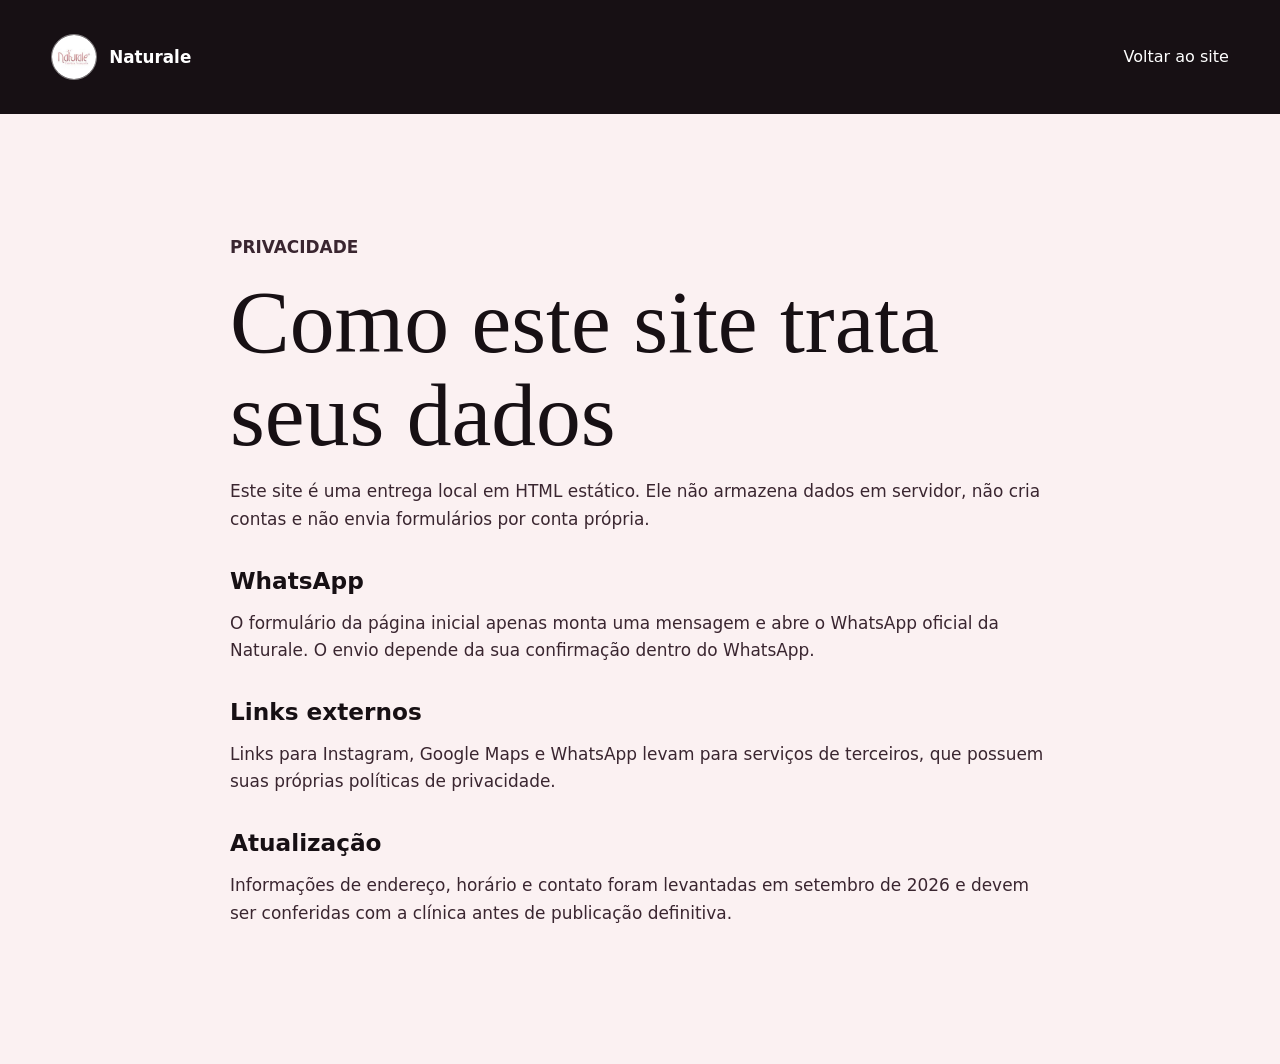
<file: privacidade.html>
<!doctype html>
<html lang="pt-BR">
  <head>
    <meta charset="utf-8">
    <meta name="viewport" content="width=device-width, initial-scale=1">
    <title>Privacidade | Naturale Estética Avançada</title>
    <meta name="description" content="Política de privacidade para o site local da Naturale Estética Avançada.">
    <link rel="stylesheet" href="assets/style.css">
  </head>
  <body class="simple-page">
    <header class="simple-header">
      <a class="brand" href="index.html">
        <img src="assets/brand-logo.jpg" alt="" width="56" height="56">
        <span>Naturale</span>
      </a>
      <a class="text-link" href="index.html">Voltar ao site</a>
    </header>
    <main class="legal">
      <p class="section-kicker">Privacidade</p>
      <h1>Como este site trata seus dados</h1>
      <p>Este site é uma entrega local em HTML estático. Ele não armazena dados em servidor, não cria contas e não envia formulários por conta própria.</p>
      <h2>WhatsApp</h2>
      <p>O formulário da página inicial apenas monta uma mensagem e abre o WhatsApp oficial da Naturale. O envio depende da sua confirmação dentro do WhatsApp.</p>
      <h2>Links externos</h2>
      <p>Links para Instagram, Google Maps e WhatsApp levam para serviços de terceiros, que possuem suas próprias políticas de privacidade.</p>
      <h2>Atualização</h2>
      <p>Informações de endereço, horário e contato foram levantadas em setembro de 2026 e devem ser conferidas com a clínica antes de publicação definitiva.</p>
    </main>
  </body>
</html>
</file>
<file: assets/style.css>
:root {
  --ink: #171014;
  --ink-soft: #3a2630;
  --rose: #d98994;
  --rose-deep: #a94f61;
  --petal: #fbf1f2;
  --shell: #fff9f7;
  --copper: #b78267;
  --mauve: #6d4a59;
  --line: rgba(58, 38, 48, 0.16);
  --shadow: 0 24px 80px rgba(46, 19, 29, 0.16);
  --max: 1180px;
}

* {
  box-sizing: border-box;
}

html {
  scroll-behavior: smooth;
}

body {
  margin: 0;
  font-family: Inter, ui-sans-serif, system-ui, -apple-system, BlinkMacSystemFont, "Segoe UI", sans-serif;
  color: var(--ink);
  background: var(--shell);
  font-size: 16px;
  line-height: 1.6;
}

img,
video {
  max-width: 100%;
  display: block;
}

a {
  color: inherit;
}

button,
input,
select,
textarea {
  font: inherit;
}

button,
a {
  -webkit-tap-highlight-color: transparent;
}

.sr-only,
.skip-link {
  position: absolute;
  width: 1px;
  height: 1px;
  padding: 0;
  margin: -1px;
  overflow: hidden;
  clip: rect(0, 0, 0, 0);
  white-space: nowrap;
  border: 0;
}

.skip-link:focus {
  position: fixed;
  z-index: 100;
  width: auto;
  height: auto;
  margin: 0;
  clip: auto;
  top: 14px;
  left: 14px;
  padding: 12px 16px;
  background: var(--shell);
  color: var(--ink);
  border: 2px solid var(--rose);
}

.site-header {
  position: fixed;
  top: 0;
  left: 0;
  right: 0;
  z-index: 20;
  display: flex;
  align-items: center;
  justify-content: space-between;
  gap: 20px;
  padding: 18px clamp(18px, 4vw, 52px);
  color: #fff;
  transition: background 200ms ease, box-shadow 200ms ease, padding 200ms ease;
}

.site-header.is-scrolled {
  padding-block: 10px;
  background: rgba(23, 16, 20, 0.88);
  box-shadow: 0 14px 38px rgba(0, 0, 0, 0.18);
  backdrop-filter: blur(16px);
}

.brand {
  display: inline-flex;
  align-items: center;
  gap: 12px;
  text-decoration: none;
  font-weight: 800;
  font-size: 1.05rem;
}

.brand img {
  width: 46px;
  height: 46px;
  object-fit: cover;
  border-radius: 50%;
  border: 1px solid rgba(255, 255, 255, 0.48);
}

.main-nav {
  display: flex;
  align-items: center;
  gap: clamp(16px, 3vw, 34px);
  font-size: 0.95rem;
  font-weight: 700;
}

.main-nav a,
.text-link {
  text-decoration: none;
  background-image: linear-gradient(currentColor, currentColor);
  background-position: 0 100%;
  background-repeat: no-repeat;
  background-size: 0 1px;
  transition: background-size 180ms ease, color 180ms ease;
}

.main-nav a:hover,
.main-nav a:focus-visible,
.text-link:hover,
.text-link:focus-visible {
  background-size: 100% 1px;
}

.menu-button {
  display: none;
  width: 48px;
  height: 48px;
  border: 1px solid rgba(255, 255, 255, 0.42);
  background: rgba(255, 255, 255, 0.08);
  color: #fff;
  cursor: pointer;
}

.menu-button span:not(.sr-only) {
  display: block;
  width: 22px;
  height: 2px;
  margin: 5px auto;
  background: currentColor;
}

.hero {
  position: relative;
  min-height: 92svh;
  display: grid;
  align-items: end;
  overflow: hidden;
  color: #fff;
  background: var(--ink);
}

.hero-video,
.hero-overlay {
  position: absolute;
  inset: 0;
  width: 100%;
  height: 100%;
}

.hero-video {
  object-fit: cover;
}

.hero-overlay {
  background:
    linear-gradient(90deg, rgba(10, 8, 10, 0.86) 0%, rgba(16, 8, 12, 0.72) 42%, rgba(22, 12, 16, 0.24) 100%),
    linear-gradient(0deg, rgba(0, 0, 0, 0.54), transparent 38%);
}

.hero-content {
  position: relative;
  z-index: 1;
  width: min(760px, calc(100% - 36px));
  margin: 0 auto;
  padding: 150px 0 132px;
  transform: translateX(clamp(-180px, -12vw, 0px));
}

.eyebrow,
.section-kicker {
  margin: 0 0 14px;
  color: var(--rose);
  font-size: 0.88rem;
  font-weight: 900;
  text-transform: uppercase;
}

h1,
h2,
h3,
p {
  overflow-wrap: anywhere;
}

h1,
h2 {
  font-family: Georgia, "Times New Roman", serif;
  line-height: 1.04;
  font-weight: 500;
}

h1 {
  margin: 0;
  max-width: 760px;
  font-size: clamp(3.2rem, 10vw, 8.3rem);
}

h2 {
  margin: 0;
  font-size: clamp(2rem, 5vw, 4.6rem);
}

h3 {
  margin: 0;
  font-size: 1.35rem;
  line-height: 1.25;
}

.hero-copy {
  max-width: 620px;
  margin: 22px 0 0;
  color: rgba(255, 255, 255, 0.86);
  font-size: clamp(1.08rem, 2vw, 1.28rem);
}

.hero-actions {
  display: flex;
  flex-wrap: wrap;
  gap: 12px;
  margin-top: 34px;
}

.button {
  display: inline-flex;
  align-items: center;
  justify-content: center;
  min-height: 48px;
  padding: 12px 18px;
  border: 1px solid transparent;
  border-radius: 999px;
  text-decoration: none;
  font-weight: 850;
  cursor: pointer;
  transition: transform 180ms ease, background 180ms ease, border-color 180ms ease;
}

.button:hover,
.button:focus-visible {
  transform: translateY(-1px);
}

.button:focus-visible,
.tab:focus-visible,
input:focus-visible,
select:focus-visible,
textarea:focus-visible,
.menu-button:focus-visible {
  outline: 3px solid rgba(217, 137, 148, 0.64);
  outline-offset: 3px;
}

.primary {
  background: var(--rose);
  color: var(--ink);
}

.secondary {
  background: var(--ink);
  color: #fff;
}

.ghost {
  color: #fff;
  border-color: rgba(255, 255, 255, 0.42);
  background: rgba(255, 255, 255, 0.08);
}

.hero-strip {
  position: absolute;
  z-index: 1;
  left: clamp(18px, 5vw, 70px);
  right: clamp(18px, 5vw, 70px);
  bottom: 24px;
  display: grid;
  grid-template-columns: repeat(3, 1fr);
  border-top: 1px solid rgba(255, 255, 255, 0.28);
  color: rgba(255, 255, 255, 0.84);
  font-size: 0.92rem;
}

.hero-strip span {
  padding: 18px 18px 0 0;
}

.intro-band,
.method,
.locations,
.booking {
  display: grid;
  grid-template-columns: minmax(0, 0.9fr) minmax(0, 1.1fr);
  gap: clamp(28px, 6vw, 82px);
  width: min(var(--max), calc(100% - 36px));
  margin: 0 auto;
  padding: clamp(68px, 10vw, 132px) 0;
}

.intro-media img,
.method-image img,
.location-side img {
  width: 100%;
  border-radius: 8px;
  box-shadow: var(--shadow);
}

.intro-copy,
.method-copy,
.location-main,
.booking-copy {
  align-self: center;
}

.intro-copy p,
.section-head p,
.method-copy p,
.location-main p,
.location-side p,
.booking-copy p,
.legal p {
  color: var(--ink-soft);
  font-size: 1.06rem;
}

.facts {
  display: grid;
  gap: 12px;
  margin: 28px 0 0;
}

.facts div,
.hours div {
  display: flex;
  justify-content: space-between;
  gap: 18px;
  padding: 15px 0;
  border-top: 1px solid var(--line);
}

.facts dt,
.hours span {
  color: var(--mauve);
  font-weight: 800;
}

.facts dd {
  margin: 0;
  text-align: right;
  font-weight: 900;
}

.protocols {
  background: var(--petal);
  padding: clamp(68px, 10vw, 132px) 0;
}

.section-head {
  width: min(820px, calc(100% - 36px));
  margin: 0 auto 34px;
}

.tabs {
  width: min(var(--max), calc(100% - 36px));
  margin: 0 auto 28px;
  display: flex;
  flex-wrap: wrap;
  gap: 10px;
}

.tab {
  min-height: 44px;
  padding: 10px 16px;
  border: 1px solid var(--line);
  background: #fff;
  color: var(--ink);
  border-radius: 999px;
  cursor: pointer;
  font-weight: 850;
}

.tab.is-active {
  background: var(--ink);
  color: #fff;
}

.protocol-grid {
  width: min(var(--max), calc(100% - 36px));
  margin: 0 auto;
  display: grid;
  grid-template-columns: repeat(3, minmax(0, 1fr));
  gap: 14px;
}

.protocol-card {
  min-height: 230px;
  padding: 24px;
  border: 1px solid var(--line);
  border-radius: 8px;
  background: #fff;
  transition: transform 180ms ease, box-shadow 180ms ease;
}

.protocol-card:hover {
  transform: translateY(-3px);
  box-shadow: 0 18px 50px rgba(58, 38, 48, 0.1);
}

.protocol-card span {
  display: block;
  margin-bottom: 42px;
  color: var(--rose-deep);
  font-weight: 900;
}

.protocol-card p {
  color: var(--ink-soft);
}

.method {
  grid-template-columns: minmax(0, 1fr) minmax(280px, 430px);
}

.steps {
  display: grid;
  gap: 16px;
  margin: 30px 0 0;
  padding: 0;
  list-style: none;
}

.steps li {
  padding: 18px 0 18px 22px;
  border-left: 3px solid var(--rose);
  color: var(--ink-soft);
}

.steps strong {
  color: var(--ink);
}

.proof {
  width: min(var(--max), calc(100% - 36px));
  margin: 0 auto;
  padding: clamp(54px, 8vw, 92px);
  display: grid;
  grid-template-columns: 1fr 1fr auto;
  gap: 30px;
  align-items: center;
  color: #fff;
  background: var(--ink);
  border-radius: 8px;
}

.proof .section-kicker {
  color: var(--rose);
}

.proof h2 {
  font-size: clamp(2rem, 4vw, 3.8rem);
}

blockquote {
  margin: 0;
}

blockquote p {
  margin: 0;
  font-family: Georgia, "Times New Roman", serif;
  font-size: clamp(1.3rem, 2.4vw, 2rem);
  line-height: 1.28;
}

blockquote cite {
  display: block;
  margin-top: 16px;
  color: rgba(255, 255, 255, 0.72);
  font-style: normal;
}

.proof .text-link {
  color: var(--rose);
  font-weight: 900;
}

.locations {
  grid-template-columns: minmax(0, 1fr) minmax(260px, 360px);
}

.hours {
  margin: 28px 0;
}

.hours strong {
  text-align: right;
}

.location-side {
  align-self: center;
}

.booking {
  width: 100%;
  max-width: none;
  grid-template-columns: minmax(0, 0.8fr) minmax(320px, 1fr);
  padding-inline: max(18px, calc((100vw - var(--max)) / 2));
  background: var(--petal);
}

.booking-form {
  display: grid;
  grid-template-columns: repeat(2, minmax(0, 1fr));
  gap: 16px;
  padding: clamp(20px, 4vw, 34px);
  background: #fff;
  border: 1px solid var(--line);
  border-radius: 8px;
  box-shadow: 0 20px 60px rgba(58, 38, 48, 0.1);
}

label {
  display: grid;
  gap: 8px;
  color: var(--ink);
  font-size: 0.95rem;
  font-weight: 850;
}

input,
select,
textarea {
  width: 100%;
  min-height: 48px;
  padding: 12px 14px;
  border: 1px solid rgba(58, 38, 48, 0.24);
  border-radius: 8px;
  background: #fff;
  color: var(--ink);
}

textarea {
  resize: vertical;
}

.full {
  grid-column: 1 / -1;
}

.consent {
  display: flex;
  align-items: start;
  gap: 10px;
  font-weight: 650;
  color: var(--ink-soft);
}

.consent input {
  width: 20px;
  min-height: 20px;
  margin-top: 3px;
}

.form-status {
  margin: 0;
  color: var(--rose-deep);
  font-weight: 800;
}

.site-footer,
.simple-header {
  display: flex;
  justify-content: space-between;
  gap: 24px;
  align-items: center;
  padding: 34px clamp(18px, 4vw, 52px);
  background: var(--ink);
  color: #fff;
}

.site-footer p {
  margin: 6px 0 0;
  color: rgba(255, 255, 255, 0.72);
}

.site-footer nav {
  display: flex;
  flex-wrap: wrap;
  gap: 18px;
}

.site-footer a {
  color: #fff;
  font-weight: 800;
  text-decoration: none;
}

.simple-page {
  background: var(--petal);
}

.simple-header {
  position: static;
}

.legal {
  width: min(820px, calc(100% - 36px));
  margin: 0 auto;
  padding: clamp(60px, 10vw, 120px) 0;
}

.legal h1 {
  color: var(--ink);
  font-size: clamp(2.6rem, 7vw, 5.8rem);
}

.legal h2 {
  margin-top: 36px;
  font-family: Inter, ui-sans-serif, system-ui, sans-serif;
  font-size: 1.45rem;
  font-weight: 900;
}

.not-found {
  min-height: 100vh;
  display: grid;
  place-items: center;
}

@media (max-width: 900px) {
  .menu-button {
    display: block;
  }

  .main-nav {
    position: absolute;
    top: calc(100% + 8px);
    left: 18px;
    right: 18px;
    display: none;
    flex-direction: column;
    align-items: stretch;
    padding: 18px;
    background: rgba(23, 16, 20, 0.96);
    border: 1px solid rgba(255, 255, 255, 0.16);
    border-radius: 8px;
  }

  .main-nav.is-open {
    display: flex;
  }

  .hero {
    min-height: 96svh;
  }

  .hero-content {
    width: calc(100% - 36px);
    transform: none;
    padding-top: 124px;
  }

  .hero-strip {
    grid-template-columns: 1fr;
    gap: 8px;
  }

  .hero-strip span {
    padding-top: 8px;
  }

  .intro-band,
  .method,
  .locations,
  .booking,
  .proof {
    grid-template-columns: 1fr;
  }

  .method-image {
    order: -1;
  }

  .protocol-grid {
    grid-template-columns: repeat(2, minmax(0, 1fr));
  }
}

@media (max-width: 620px) {
  body {
    font-size: 16px;
  }

  .site-header {
    padding-inline: 14px;
  }

  .brand span {
    max-width: 150px;
  }

  .hero-content {
    padding-bottom: 170px;
  }

  h1 {
    font-size: clamp(3rem, 15vw, 4.6rem);
  }

  .hero-actions,
  .button {
    width: 100%;
  }

  .protocol-grid,
  .booking-form {
    grid-template-columns: 1fr;
  }

  .protocol-card {
    min-height: auto;
  }

  .facts div,
  .hours div {
    display: grid;
    gap: 3px;
  }

  .facts dd,
  .hours strong {
    text-align: left;
  }

  .site-footer,
  .simple-header {
    align-items: flex-start;
    flex-direction: column;
  }
}

@media (prefers-reduced-motion: reduce) {
  *,
  *::before,
  *::after {
    scroll-behavior: auto !important;
    transition: none !important;
  }

  .hero-video {
    display: none;
  }
}
</file>
